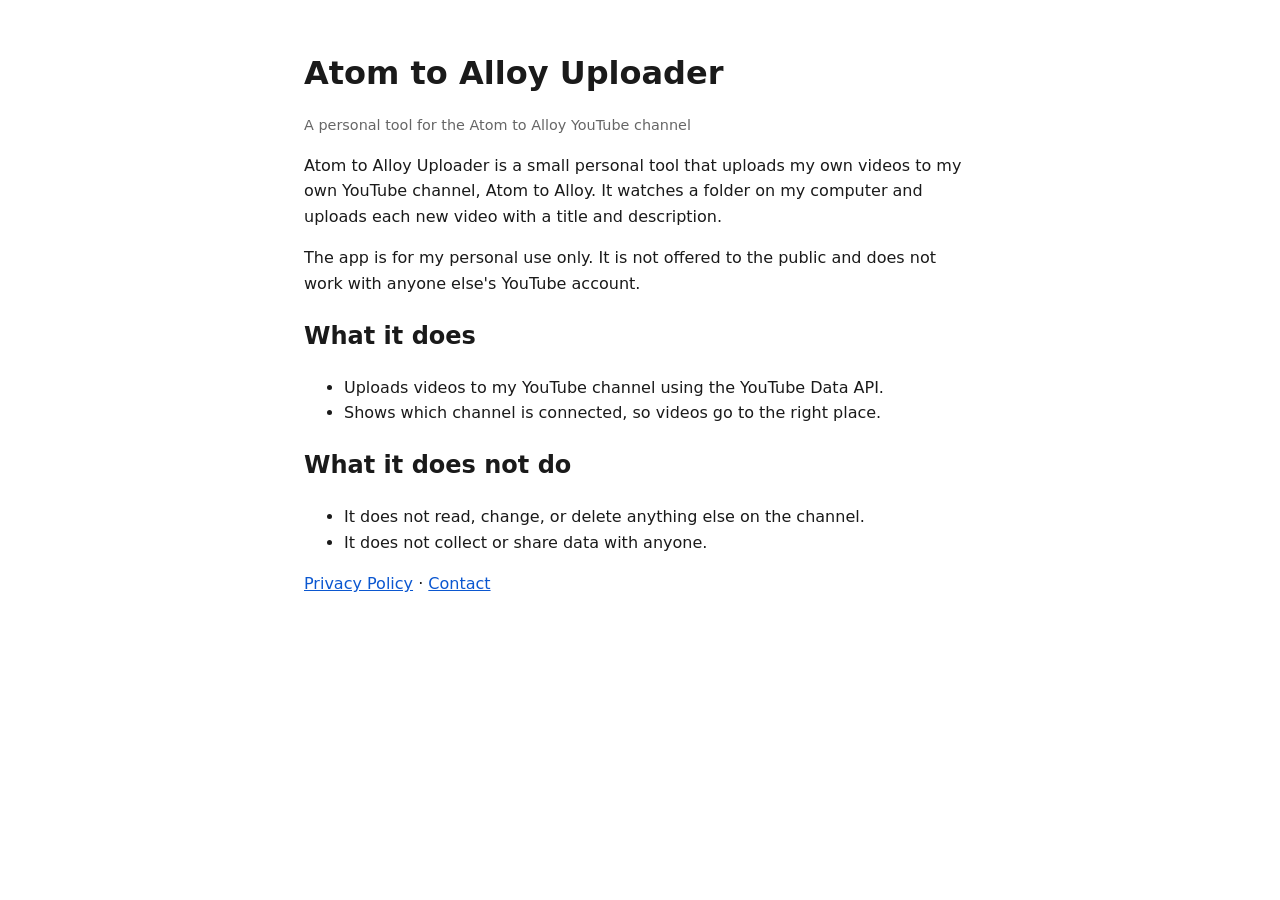
<file: index.html>
<!doctype html>
<html lang="en">
<head>
<meta charset="utf-8">
<meta name="viewport" content="width=device-width, initial-scale=1">
<title>Atom to Alloy Uploader</title>
<link rel="stylesheet" href="style.css">
</head>
<body>
<h1>Atom to Alloy Uploader</h1>
<p class="muted">A personal tool for the Atom to Alloy YouTube channel</p>
<p>Atom to Alloy Uploader is a small personal tool that uploads my own videos to my own YouTube channel, Atom to Alloy. It watches a folder on my computer and uploads each new video with a title and description.</p>
<p>The app is for my personal use only. It is not offered to the public and does not work with anyone else's YouTube account.</p>
<h2>What it does</h2>
<ul>
<li>Uploads videos to my YouTube channel using the YouTube Data API.</li>
<li>Shows which channel is connected, so videos go to the right place.</li>
</ul>
<h2>What it does not do</h2>
<ul>
<li>It does not read, change, or delete anything else on the channel.</li>
<li>It does not collect or share data with anyone.</li>
</ul>
<p><a href="privacy.html">Privacy Policy</a> &middot; <a href="https://github.com/Purizuma/Youtube/issues">Contact</a></p>
</body>
</html>
</file>
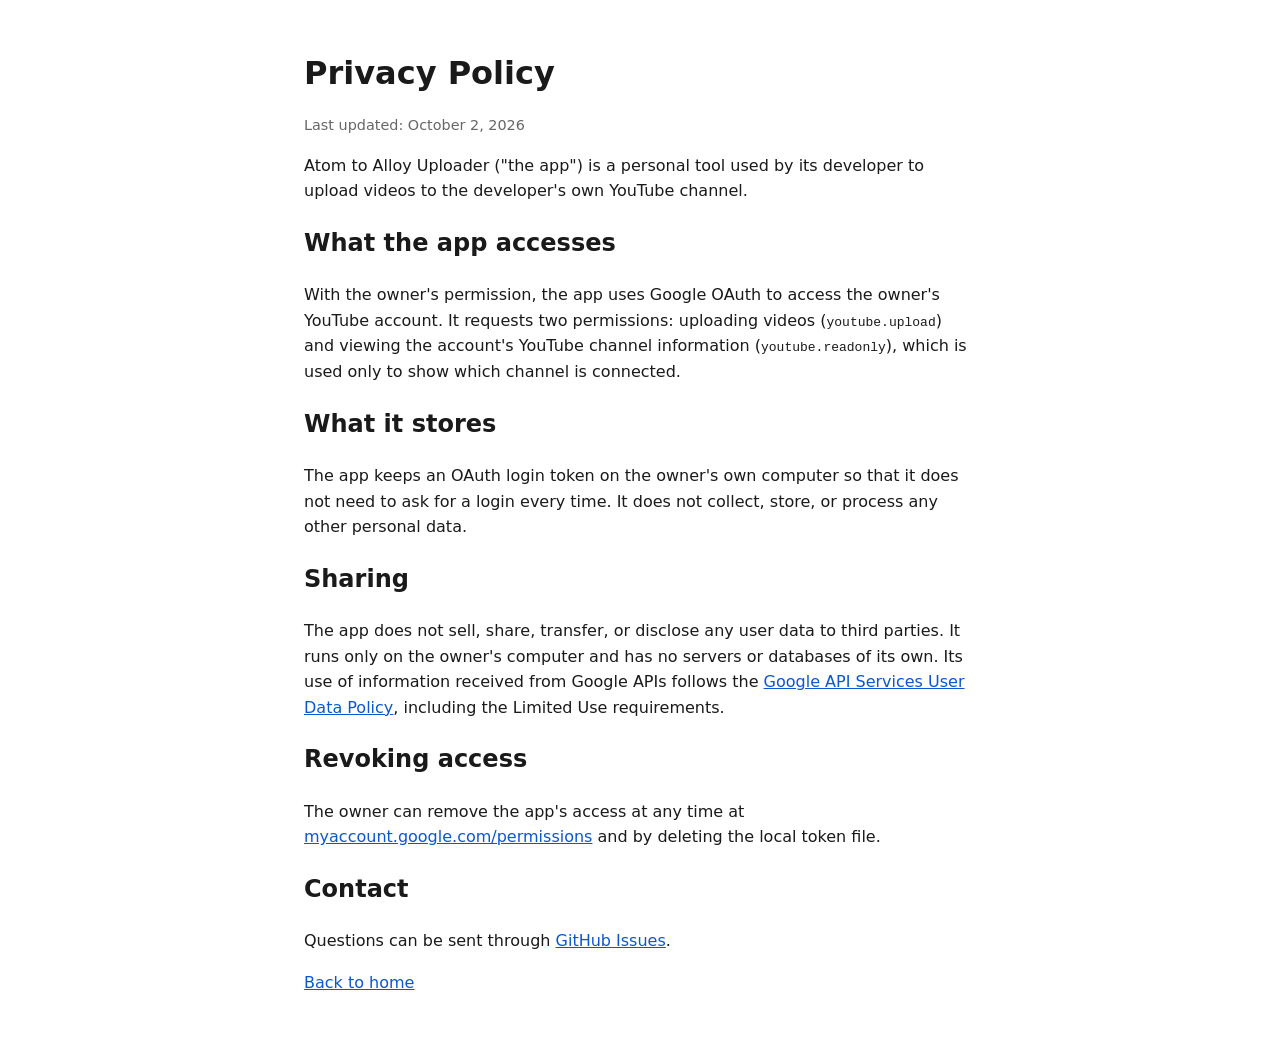
<file: privacy.html>
<!doctype html>
<html lang="en">
<head>
<meta charset="utf-8">
<meta name="viewport" content="width=device-width, initial-scale=1">
<title>Atom to Alloy Uploader - Privacy Policy</title>
<link rel="stylesheet" href="style.css">
</head>
<body>
<h1>Privacy Policy</h1>
<p class="muted">Last updated: October 2, 2026</p>
<p>Atom to Alloy Uploader ("the app") is a personal tool used by its developer to upload videos to the developer's own YouTube channel.</p>
<h2>What the app accesses</h2>
<p>With the owner's permission, the app uses Google OAuth to access the owner's YouTube account. It requests two permissions: uploading videos (<code>youtube.upload</code>) and viewing the account's YouTube channel information (<code>youtube.readonly</code>), which is used only to show which channel is connected.</p>
<h2>What it stores</h2>
<p>The app keeps an OAuth login token on the owner's own computer so that it does not need to ask for a login every time. It does not collect, store, or process any other personal data.</p>
<h2>Sharing</h2>
<p>The app does not sell, share, transfer, or disclose any user data to third parties. It runs only on the owner's computer and has no servers or databases of its own. Its use of information received from Google APIs follows the <a href="https://developers.google.com/terms/api-services-user-data-policy">Google API Services User Data Policy</a>, including the Limited Use requirements.</p>
<h2>Revoking access</h2>
<p>The owner can remove the app's access at any time at <a href="https://myaccount.google.com/permissions">myaccount.google.com/permissions</a> and by deleting the local token file.</p>
<h2>Contact</h2>
<p>Questions can be sent through <a href="https://github.com/Purizuma/Youtube/issues">GitHub Issues</a>.</p>
<p><a href="index.html">Back to home</a></p>
</body>
</html>
</file>
<file: style.css>
body{font-family:system-ui,-apple-system,Segoe UI,Roboto,sans-serif;max-width:42rem;margin:3rem auto;padding:0 1rem;line-height:1.6;color:#1a1a1a}
a{color:#0b57d0}
h1{margin-bottom:.2rem}
.muted{color:#666;font-size:.9rem}
@media(prefers-color-scheme:dark){body{background:#111;color:#e8e8e8}a{color:#8ab4f8}.muted{color:#999}}
</file>
